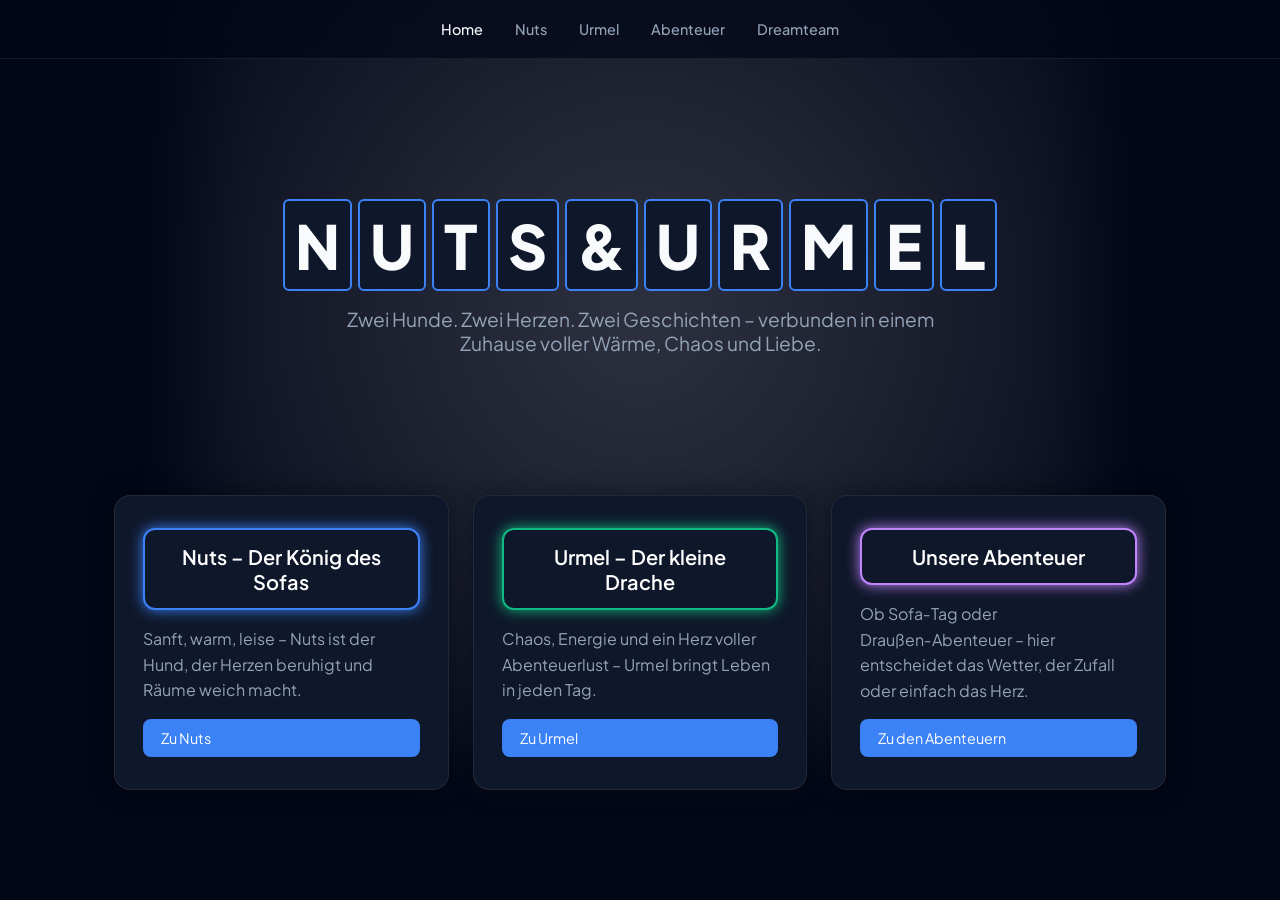
<file: index.html>
<!DOCTYPE html>
<html lang="de">
<head>
    <meta charset="UTF-8">
    <meta name="viewport" content="width=device-width, initial-scale=1.0">
    <title>Nuts & Urmel – Zuhause</title>

    <link href="https://fonts.googleapis.com/css2?family=Plus+Jakarta+Sans:wght@400;500;600;700&display=swap" rel="stylesheet">

    <style>
        :root {
            --bg: #020617;
            --card-bg: #0F172A;
            --text-main: #F8FAFC;
            --text-soft: #94A3B8;

            --accent-urmel: #10b981; /* Grün */
            --accent-nuts: #3b82f6;  /* Blau */
            --accent-abenteuer: #c084fc; /* Lila */

            --border: rgba(255,255,255,0.08);
        }

        * { box-sizing: border-box; }

        body {
            margin: 0;
            font-family: "Plus Jakarta Sans", system-ui, sans-serif;
            background: var(--bg);
            color: var(--text-main);
        }

        /* NAVIGATION */
        .main-nav {
            display: flex;
            justify-content: center;
            gap: 32px;
            padding: 20px 24px;
            background: rgba(2, 6, 23, 0.7);
            backdrop-filter: blur(12px);
            border-bottom: 1px solid var(--border);
            position: sticky;
            top: 0;
            z-index: 10;
        }

        .main-nav a {
            text-decoration: none;
            color: var(--text-soft);
            font-weight: 500;
            font-size: 0.9rem;
            transition: color 0.2s ease;
        }

        .main-nav a:hover,
        .main-nav .active {
            color: var(--text-main);
        }

        /* HERO */
        .hero {
            text-align: center;
            padding: 140px 24px 100px 24px;
            position: relative;
        }

        .museum-spotlight {
            position: absolute;
            top: -200px;
            left: 50%;
            width: 900px;
            height: 900px;
            transform: translateX(-50%);
            background: radial-gradient(circle, rgba(255,255,255,0.18), rgba(0,0,0,0));
            filter: blur(40px);
            z-index: -1;
        }

        .glossy-title {
            display: flex;
            justify-content: center;
            gap: 6px;
            font-size: 3.8rem;
            font-weight: 900;
            text-transform: uppercase;
            margin-bottom: 16px;
        }

        .glossy-title span {
            padding: 6px 10px;
            border-radius: 6px;
            background: var(--card-bg);
            color: var(--text-main);
            border: 2px solid var(--accent-nuts);
        }

        .hero p {
            font-size: 1.2rem;
            color: var(--text-soft);
            max-width: 640px;
            margin: 0 auto;
        }

        /* GRID */
        .grid {
            max-width: 1100px;
            margin: 40px auto 80px auto;
            padding: 0 24px;
            display: grid;
            grid-template-columns: repeat(auto-fit, minmax(280px, 1fr));
            gap: 24px;
        }

        .card {
            background: var(--card-bg);
            border-radius: 16px;
            padding: 32px 28px;
            border: 1px solid var(--border);
            box-shadow: 0 0 25px rgba(0,0,0,0.4);
            display: flex;
            flex-direction: column;
            gap: 16px;
        }

        .card p {
            color: var(--text-soft);
            margin: 0;
            line-height: 1.6;
        }

        /* ⭐ NEON-GLOW TITEL-BUTTONS ⭐ */
        .title-button {
            display: block;
            width: 100%;
            padding: 14px 20px;
            text-align: center;
            font-size: 1.25rem;
            font-weight: 600;
            color: #ffffff;
            text-decoration: none;
            border-radius: 12px;
            border: 2px solid;
            background: #0F172A;
            transition: 0.25s ease;
        }

        .nuts-btn {
            border-color: var(--accent-nuts);
            box-shadow: 0 0 14px var(--accent-nuts);
        }
        .nuts-btn:hover {
            box-shadow: 0 0 22px var(--accent-nuts);
        }

        .urmel-btn {
            border-color: var(--accent-urmel);
            box-shadow: 0 0 14px var(--accent-urmel);
        }
        .urmel-btn:hover {
            box-shadow: 0 0 22px var(--accent-urmel);
        }

        .abenteuer-btn {
            border-color: var(--accent-abenteuer);
            box-shadow: 0 0 14px var(--accent-abenteuer);
        }
        .abenteuer-btn:hover {
            box-shadow: 0 0 22px var(--accent-abenteuer);
        }

        /* Kleine Buttons unten */
        .btn {
            display: inline-flex;
            align-items: center;
            background: var(--accent-nuts);
            color: #ffffff;
            padding: 10px 18px;
            border-radius: 8px;
            font-size: 0.9rem;
            text-decoration: none;
            transition: background 0.2s ease;
        }

        .btn:hover {
            background: #60a5fa;
        }
    </style>
</head>

<body>

<nav class="main-nav">
    <a href="index.html" class="active">Home</a>
    <a href="nuts.html">Nuts</a>
    <a href="urmel.html">Urmel</a>
    <a href="abenteuer.html">Abenteuer</a>
    <a href="Unsere beiden Fellnasen.html">Dreamteam</a>
</nav>

<section class="hero">
    <div class="museum-spotlight"></div>

    <div class="logo glossy-title">
        <span>N</span><span>U</span><span>T</span><span>S</span>
        <span>&</span>
        <span>U</span><span>R</span><span>M</span><span>E</span><span>L</span>
    </div>

    <p>Zwei Hunde. Zwei Herzen. Zwei Geschichten – verbunden in einem Zuhause voller Wärme, Chaos und Liebe.</p>
</section>

<div class="grid">

    <div class="card">
        <a class="title-button nuts-btn" href="nuts.html">Nuts – Der König des Sofas</a>
        <p>Sanft, warm, leise – Nuts ist der Hund, der Herzen beruhigt und Räume weich macht.</p>
        <a class="btn" href="nuts.html">Zu Nuts</a>
    </div>

    <div class="card">
        <a class="title-button urmel-btn" href="urmel.html">Urmel – Der kleine Drache</a>
        <p>Chaos, Energie und ein Herz voller Abenteuerlust – Urmel bringt Leben in jeden Tag.</p>
        <a class="btn" href="urmel.html">Zu Urmel</a>
    </div>

    <div class="card">
        <a class="title-button abenteuer-btn" href="abenteuer.html">Unsere Abenteuer</a>
        <p>Ob Sofa‑Tag oder Draußen‑Abenteuer – hier entscheidet das Wetter, der Zufall oder einfach das Herz.</p>
        <a class="btn" href="abenteuer.html">Zu den Abenteuern</a>
    </div>

</div>

</body>
</html>
</file>
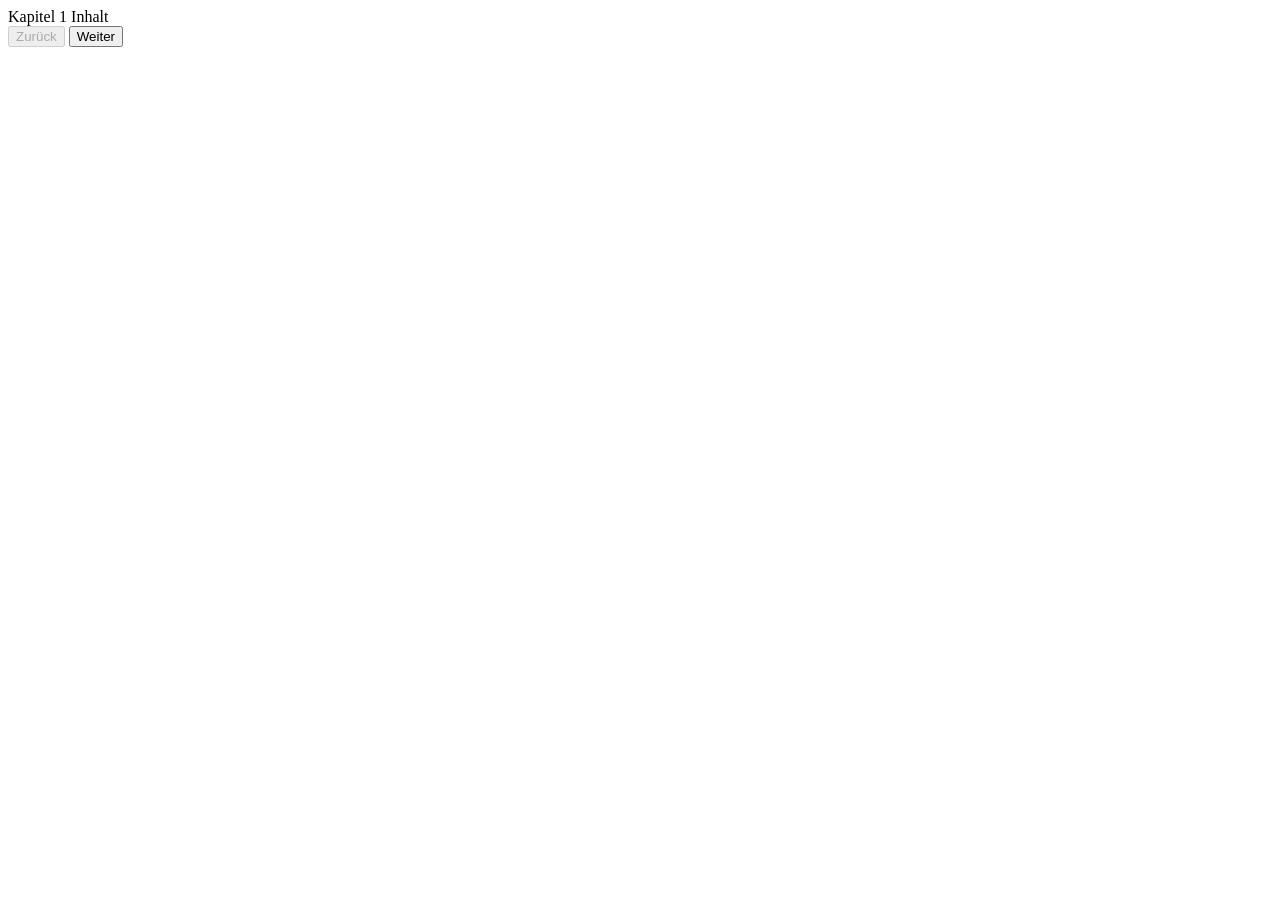
<file: Test.html>
<!DOCTYPE html>
<html lang="de">
<head>
<meta charset="UTF-8">
<title>Buchtest</title>
</head>
<body>

<style>
    .chapter { display: none; }
    .chapter.active { display: block; }
</style>

<div class="chapter active" id="chapter-1">Kapitel 1 Inhalt</div>
<div class="chapter" id="chapter-2">Kapitel 2 Inhalt</div>

<button onclick="changeChapter(-1)" id="prevBtn" disabled>Zurück</button>
<button onclick="changeChapter(1)" id="nextBtn">Weiter</button>

<script>
let currentChapter = 1;
function changeChapter(dir) {
    document.getElementById(`chapter-${currentChapter}`).classList.remove("active");
    currentChapter += dir;
    document.getElementById(`chapter-${currentChapter}`).classList.add("active");
    prevBtn.disabled = currentChapter === 1;
    nextBtn.disabled = currentChapter === 2;
}
</script>

</body>
</html>
</file>
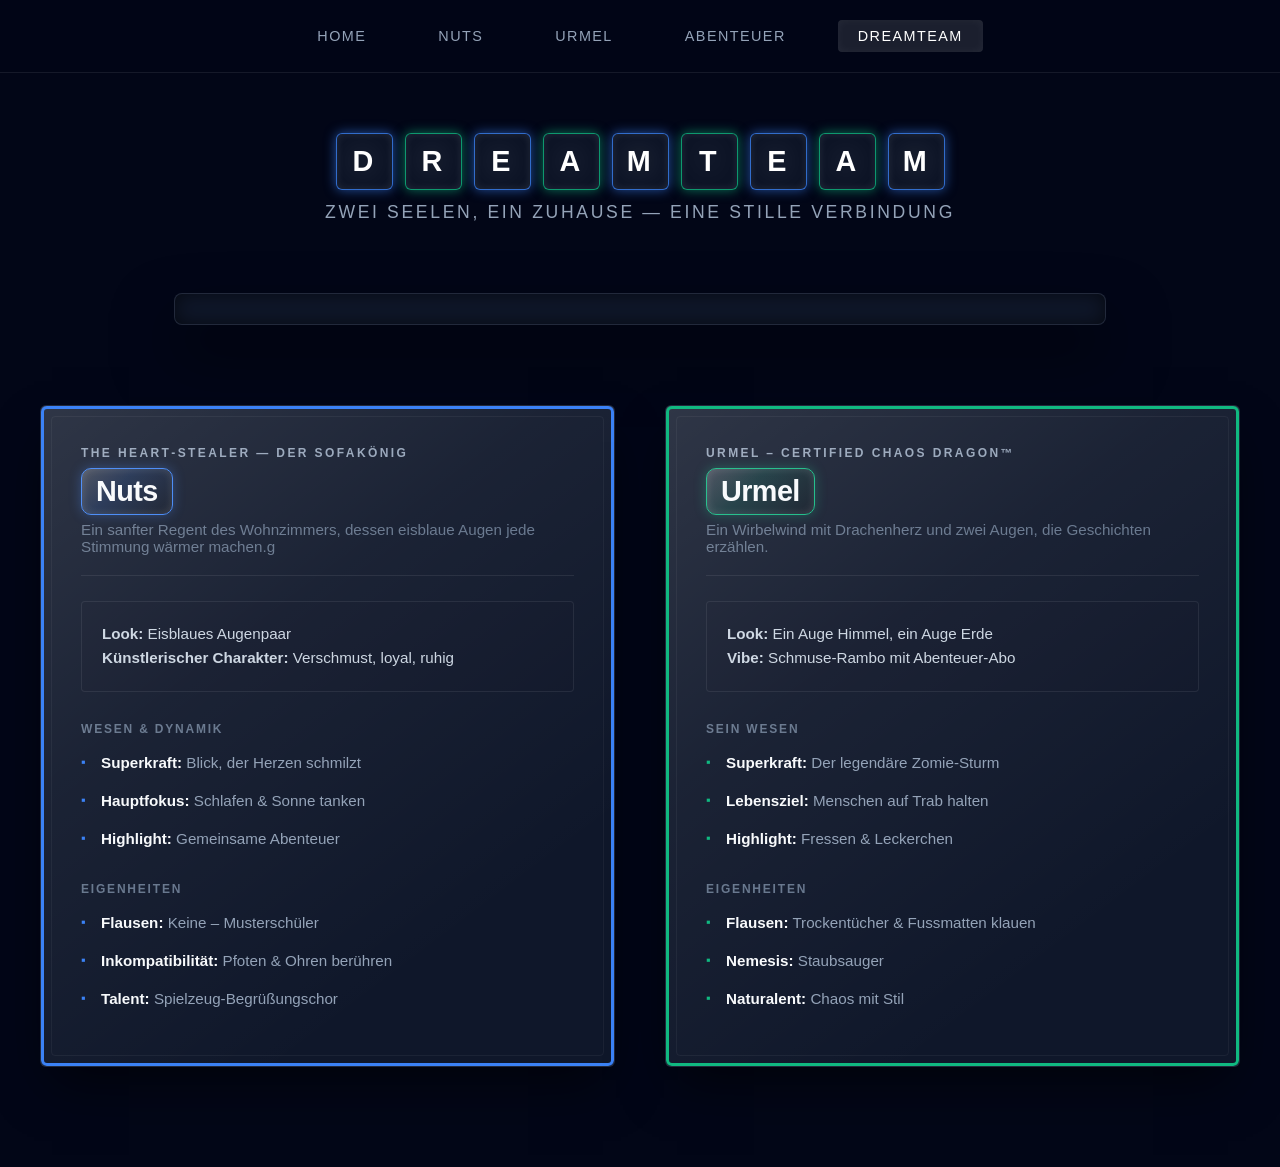
<file: Unsere beiden Fellnasen.html>
<!DOCTYPE html>
<html lang="de">
<head>
    <meta charset="UTF-8">
    <meta name="viewport" content="width=device-width, initial-scale=1.0">
    <title>Dreamteam – Nuts & Urmel</title>

    <style>
        :root {
            --bg: #020617;
            --text-main: #F8FAFC;
            --text-soft: #94A3B8;
            --text-muted: #64748B;

            --card-bg: #0F172A;
            --border: rgba(255,255,255,0.08);

            --accent-urmel: #10b981;
            --accent-nuts: #3b82f6;
        }

        body {
            margin: 0;
            font-family: "Inter", sans-serif;
            background: var(--bg);
            color: var(--text-main);
        }

        /* NAVIGATION */
        .main-nav {
            display: flex;
            justify-content: center;
            gap: 32px;
            padding: 20px 24px;
            background: rgba(2, 6, 23, 0.7);
            backdrop-filter: blur(12px);
            border-bottom: 1px solid var(--border);
            position: sticky;
            top: 0;
            z-index: 10;
        }

        .main-nav a {
            text-decoration: none;
            color: var(--text-soft);
            font-weight: 500;
            font-size: 0.9rem;
            text-transform: uppercase;
            letter-spacing: 0.1em;
            padding: 8px 20px;
            border-radius: 4px;
            transition: all 0.3s ease;
        }

        .main-nav a:hover,
        .main-nav a.active {
            color: #ffffff;
            background: rgba(255,255,255,0.1);
            box-shadow: inset 0 0 10px rgba(255,255,255,0.05);
        }

        /* CONTENT */
        .exhibition-hall {
            max-width: 1200px;
            margin: 0 auto;
            padding: 60px 20px 100px 20px;
        }

        .wall-engraving {
            text-align: center;
            margin-bottom: 70px;
        }

        .wall-engraving h1 {
            font-size: 3rem;
            font-weight: 800;
            text-transform: uppercase;
            letter-spacing: 0.05em;
            margin: 0 0 12px 0;
            color: var(--text-main);
            text-shadow: 0 0 30px rgba(255,255,255,0.25);
        }

        .wall-engraving p {
            color: var(--text-soft);
            font-size: 1.1rem;
            text-transform: uppercase;
            letter-spacing: 0.15em;
            font-weight: 500;
        }
        .wall-engraving .subtitle {
    text-align: center;
    display: block;
    margin-top: 12px;
    color: var(--text-soft);
    font-size: 1.1rem;
    text-transform: uppercase;
    letter-spacing: 0.15em;
    font-weight: 500;
}


        .centerpiece-frame {
            width: 100%;
            max-width: 900px;
            margin: 0 auto 80px auto;
            background: var(--card-bg);
            padding: 15px;
            border-radius: 8px;
            box-shadow:
                0 30px 60px rgba(0,0,0,0.5),
                inset 0 0 20px rgba(0,0,0,0.6);
            border: 1px solid var(--border);
        }

        .museum-grid {
            display: flex;
            flex-wrap: wrap;
            gap: 50px;
            justify-content: center;
        }

       /* ============================
   PLAQUES (Karten)
============================ */

.museum-plaque {
    flex: 1;
    min-width: 340px;
    max-width: 520px;
    background: var(--card-bg);
    color: var(--text-main);
    border-radius: 6px;
    padding: 40px;
    box-shadow:
        0 25px 50px -12px rgba(0,0,0,0.6),
        inset 0 1px 0px rgba(255,255,255,0.1);
    border: 1px solid var(--border);
    position: relative;
    overflow: hidden; /* wichtig für glossy Effekt */
}

/* ⭐ Innerer Rahmen (dein Original) */
.museum-plaque::after {
    content: "";
    position: absolute;
    top: 10px; right: 10px; bottom: 10px; left: 10px;
    border: 1px solid rgba(255,255,255,0.05);
    pointer-events: none;
    border-radius: 4px;
}

/* ⭐ Glossy Lichtreflex oben links */
.museum-plaque::before {
    content: "";
    position: absolute;
    top: -20%;
    left: -20%;
    width: 140%;
    height: 140%;
    background: linear-gradient(
        135deg,
        rgba(255,255,255,0.18) 0%,
        rgba(255,255,255,0.05) 40%,
        rgba(255,255,255,0) 70%
    );
    transform: rotate(8deg);
    pointer-events: none;
    border-radius: inherit;
}

/* ============================
   FARBRAMEN UM DIE GANZE KARTE
============================ */

/* Grundstruktur */
.museum-plaque {
    position: relative;
    overflow: hidden;
}

/* Voller Rahmen */
.museum-plaque .plaque-indicator {
    position: absolute;
    top: 0;
    left: 0;
    right: 0;
    bottom: 0;
    border-radius: 6px;
    border: 3px solid transparent;
    pointer-events: none;
}

/* Urmel – grüner Rahmen */
.museum-plaque.urmel .plaque-indicator {
    border-color: var(--accent-urmel);
    box-shadow: 0 0 15px var(--accent-urmel);
}

/* Nuts – blauer Rahmen */
.museum-plaque.nuts .plaque-indicator {
    border-color: var(--accent-nuts);
    box-shadow: 0 0 15px var(--accent-nuts);
}

/* ⭐ Glossy‑Umrandung für den Namen "Urmel" */
.museum-plaque.urmel h2 {
    display: inline-block;
    padding: 6px 14px;
    border-radius: 10px;
    border: 1px solid var(--accent-urmel);
    background: linear-gradient(
        135deg,
        rgba(255,255,255,0.18),
        rgba(16,185,129,0.15) 40%,
        rgba(0,0,0,0.25)
    );
    box-shadow:
        0 0 12px rgba(16,185,129,0.35),
        inset 0 0 8px rgba(255,255,255,0.15);
}
/* ⭐ Glossy-Name für Nuts */
.museum-plaque.nuts h2 {
    display: inline-block;
    padding: 6px 14px;
    border-radius: 10px;
    border: 1px solid var(--accent-nuts); /* Nuts-Blau */
    background: linear-gradient(
        135deg,
        rgba(255,255,255,0.18),
        rgba(59,130,246,0.15) 40%,
        rgba(0,0,0,0.25)
    );
    box-shadow:
        0 0 12px rgba(59,130,246,0.35),
        inset 0 0 8px rgba(255,255,255,0.15);
}



        .catalog-number {
            font-size: 0.75rem;
            font-weight: 700;
            text-transform: uppercase;
            letter-spacing: 0.2em;
            color: var(--text-soft);
            margin-bottom: 8px;
        }

        .museum-plaque h2 {
            margin: 0 0 6px 0;
            font-size: 1.8rem;
            font-weight: 700;
            letter-spacing: -0.02em;
        }

        .catalog-subtitle {
            color: var(--text-muted);
            font-size: 0.95rem;
            border-bottom: 1px solid var(--border);
            padding-bottom: 20px;
            margin-bottom: 25px;
        }

        .exhibit-specs {
            background: rgba(15, 23, 42, 0.6);
            border: 1px solid var(--border);
            border-radius: 4px;
            padding: 20px;
            margin-bottom: 30px;
            font-size: 0.95rem;
            line-height: 1.6;
            color: #CBD5E1;
        }

        .archive-label {
            font-weight: 700;
            color: var(--text-muted);
            text-transform: uppercase;
            font-size: 0.75rem;
            letter-spacing: 0.15em;
            margin-top: 30px;
            margin-bottom: 15px;
        }

        .archive-list {
            list-style: none;
            padding: 0;
            margin: 0;
        }

        .archive-list li {
            position: relative;
            padding-left: 20px;
            margin-bottom: 14px;
            line-height: 1.6;
            font-size: 0.95rem;
            color: var(--text-soft);
        }

        .archive-list li::before {
            content: "▪";
            position: absolute;
            left: 0;
            font-size: 0.8rem;
            top: 1px;
        }

        .museum-plaque.urmel .archive-list li::before { color: var(--accent-urmel); }
        .museum-plaque.nuts .archive-list li::before { color: var(--accent-nuts); }

        .archive-list li strong {
            color: var(--text-main);
            font-weight: 600;
        }
        /* DREAMTEAM – Buchstaben wie bei "Nuts & Urmel" */
.dreamteam-title {
    display: flex;
    gap: 12px;
    justify-content: center;
    margin-bottom: 40px;
}

.dreamteam-title span {
    display: inline-flex;
    justify-content: center;
    align-items: center;
    width: 55px;
    height: 55px;
    font-size: 1.8rem;
    font-weight: 700;
    color: #ffffff;
    background: rgba(15, 23, 42, 0.8);
    border-radius: 6px;
    border: 1px solid rgba(255,255,255,0.1);
    box-shadow:
        0 0 12px rgba(255,255,255,0.05),
        inset 0 0 8px rgba(255,255,255,0.08);
    text-transform: uppercase;
}

/* Abwechselnd Blau & Grün */
.dreamteam-title span:nth-child(odd) {
    border-color: rgba(59,130,246,0.8);
    box-shadow:
        0 0 12px rgba(59,130,246,0.6),
        inset 0 0 8px rgba(255,255,255,0.1);
}

.dreamteam-title span:nth-child(even) {
    border-color: rgba(16,185,129,0.8);
    box-shadow:
        0 0 12px rgba(16,185,129,0.6),
        inset 0 0 8px rgba(255,255,255,0.1);
}

    </style>
</head>

<body>

    <nav class="main-nav">
        <a href="index.html">Home</a>
        <a href="nuts.html">Nuts</a>
        <a href="urmel.html">Urmel</a>
        <a href="abenteuer.html">Abenteuer</a>
        <a href="Unsere beiden Fellnasen.html" class="active">Dreamteam</a>
    </nav>

    <div class="exhibition-hall">

        <div class="wall-engraving">
    <h1 class="dreamteam-title">
        <span>D</span>
        <span>R</span>
        <span>E</span>
        <span>A</span>
        <span>M</span>
        <span>T</span>
        <span>E</span>
        <span>A</span>
        <span>M</span>
    </h1>

    <p class="subtitle">Zwei Seelen, ein Zuhause — eine stille Verbindung</p>
</div>


        <div class="centerpiece-frame"></div>

        <div class="museum-grid">

            <!-- NUTS -->
            <div class="museum-plaque nuts">
                <div class="plaque-indicator"></div>
                <div class="catalog-number">The Heart‑Stealer — Der Sofakönig  </div>
                <h2>Nuts</h2>
                <div class="catalog-subtitle">Ein sanfter Regent des Wohnzimmers, dessen eisblaue Augen jede Stimmung wärmer machen.g</div>

                <div class="exhibit-specs">
                    <strong>Look:</strong> Eisblaues Augenpaar<br>
                    <strong>Künstlerischer Charakter:</strong> Verschmust, loyal, ruhig
                </div>

                <div class="archive-label">Wesen & Dynamik</div>
                <ul class="archive-list">
                    <li><strong>Superkraft:</strong> Blick, der Herzen schmilzt</li>
                    <li><strong>Hauptfokus:</strong> Schlafen & Sonne tanken</li>
                    <li><strong>Highlight:</strong> Gemeinsame Abenteuer</li>
                </ul>

                <div class="archive-label">Eigenheiten</div>
                <ul class="archive-list">
                    <li><strong>Flausen:</strong> Keine – Musterschüler</li>
                    <li><strong>Inkompatibilität:</strong> Pfoten & Ohren berühren</li>
                    <li><strong>Talent:</strong> Spielzeug‑Begrüßungschor</li>
                </ul>
            </div>
            
            <!-- URMEL -->
            <div class="museum-plaque urmel">
                <div class="plaque-indicator"></div>
                <div class="catalog-number">Urmel – Certified Chaos Dragon™</div>
                <h2>Urmel</h2>
                <div class="catalog-subtitle">Ein Wirbelwind mit Drachenherz und zwei Augen, die Geschichten erzählen.</div>

                <div class="exhibit-specs">
                    <strong>Look:</strong> Ein Auge Himmel, ein Auge Erde<br>
                    <strong>Vibe:</strong> Schmuse-Rambo mit Abenteuer-Abo
                </div>

                <div class="archive-label">Sein Wesen</div>
                <ul class="archive-list">
                    <li><strong>Superkraft:</strong> Der legendäre Zomie-Sturm</li>
                    <li><strong>Lebensziel:</strong> Menschen auf Trab halten</li>
                    <li><strong>Highlight:</strong> Fressen & Leckerchen</li>
                </ul>

                <div class="archive-label">Eigenheiten</div>
                <ul class="archive-list">
                    <li><strong>Flausen:</strong> Trockentücher & Fussmatten klauen</li>
                    <li><strong>Nemesis:</strong> Staubsauger</li>
                    <li><strong>Naturalent:</strong> Chaos mit Stil</li>
                </ul>
            </div>

            

        </div>
    </div>

</body>
</html>
</file>
